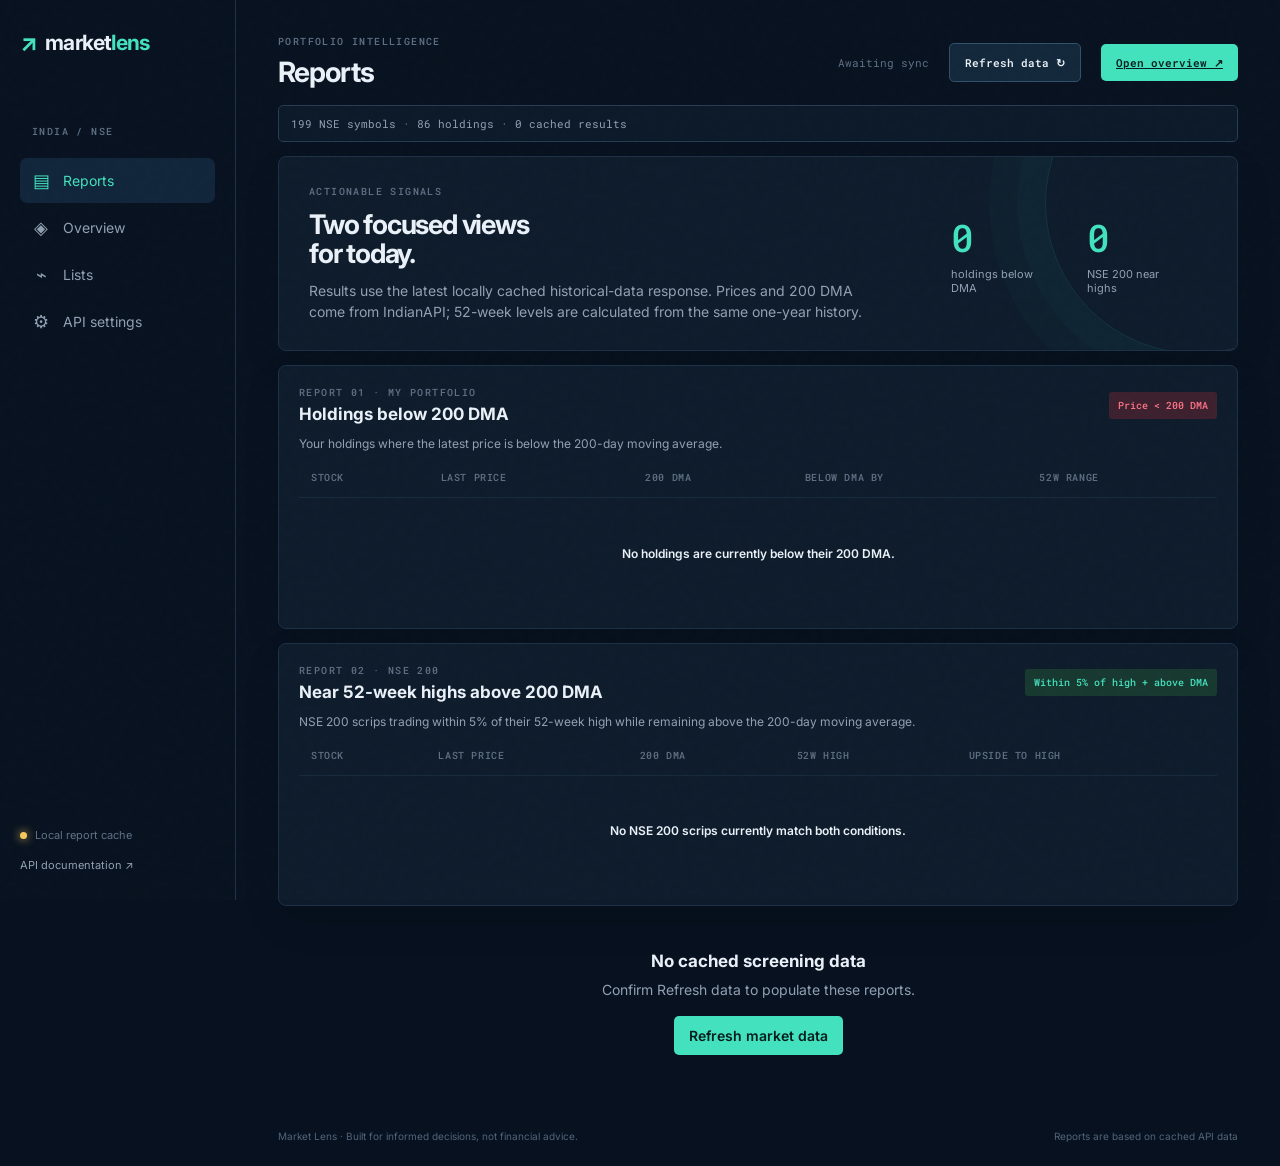
<file: index.html>
<!doctype html>
<html lang="en">
  <head>
    <meta charset="UTF-8" />
    <meta name="viewport" content="width=device-width, initial-scale=1" />
    <meta name="theme-color" content="#07111f" />
    <meta name="mobile-web-app-capable" content="yes" />
    <meta name="apple-mobile-web-app-capable" content="yes" />
    <meta name="apple-mobile-web-app-status-bar-style" content="black-translucent" />
    <title>Market Lens | Indian Stock Screener</title>
    <link rel="preconnect" href="https://fonts.googleapis.com" />
    <link rel="preconnect" href="https://fonts.gstatic.com" crossorigin />
    <link href="https://fonts.googleapis.com/css2?family=Inter:wght@400;500;600;700&family=Roboto+Mono:wght@400;500;600&display=swap" rel="stylesheet" />
    <link rel="stylesheet" href="./styles.css" />
  </head>
  <body>
    <script>if (!new URLSearchParams(location.search).has("overview")) location.replace("./reports.html");</script>
    <div class="app-shell">
      <aside class="sidebar">
        <div class="brand"><span class="brand-mark">↗</span><span>market<span class="brand-accent">lens</span></span></div>
        <p class="eyebrow">INDIA / NSE</p>
        <nav>
          <a class="nav-link active" href="#overview"><span>◈</span> Overview</a>
          <a class="nav-link" href="./lists.html"><span>⌁</span> Lists</a>
          <a class="nav-link" href="./reports.html"><span>▤</span> Reports</a>
          <a class="nav-link" href="#settings"><span>⚙</span> API settings</a>
        </nav>
        <div class="sidebar-bottom">
          <div class="api-status"><span class="status-dot"></span><span id="connectionLabel">Ready to connect</span></div>
          <a href="https://indianapi.in/documentation/indian-stock-market" target="_blank" rel="noreferrer">API documentation ↗</a>
        </div>
      </aside>

      <main class="main">
        <header class="topbar">
          <div><p class="eyebrow">PORTFOLIO INTELLIGENCE</p><h1>Market overview</h1></div>
          <div class="topbar-actions"><span id="lastUpdated">Not yet synced</span><button class="button primary" id="syncButton">Sync market <span>↗</span></button></div>
        </header>

        <section class="hero-grid" id="overview">
          <div class="hero-card">
            <div class="hero-copy"><p class="eyebrow accent">TODAY'S SIGNAL</p><h2>Find weakness<br />before the crowd.</h2><p>Screen your NSE universe and personal holdings against the 200-day moving average and 52-week extremes.</p><button class="text-button" id="heroImport">Import a universe <span>→</span></button></div>
            <div class="hero-orbit"><div class="orbit-ring ring-one"></div><div class="orbit-ring ring-two"></div><div class="orbit-core">200<br /><small>DMA</small></div><span class="orbit-dot dot-one"></span><span class="orbit-dot dot-two"></span></div>
          </div>
          <div class="metric-card"><div class="metric-label">BELOW 200 DMA</div><div class="metric-value" id="belowDmaCount">—</div><div class="metric-foot"><span class="negative" id="belowDmaPercent">Waiting for data</span><span>of screened</span></div></div>
          <div class="metric-card"><div class="metric-label">52W LOW ZONE</div><div class="metric-value" id="lowCount">—</div><div class="metric-foot"><span class="warning" id="lowPercent">Within 5%</span><span>of low</span></div></div>
          <div class="metric-card"><div class="metric-label">52W HIGH ZONE</div><div class="metric-value" id="highCount">—</div><div class="metric-foot"><span class="positive" id="highPercent">Within 5%</span><span>of high</span></div></div>
        </section>

        <section class="workspace">
          <div class="panel screener-panel">
            <div class="panel-heading"><div><p class="eyebrow">SCREENER</p><h3>Signal board</h3></div><div class="segmented" id="filterTabs"><button class="selected" data-filter="all">All</button><button data-filter="dma">Below DMA</button><button data-filter="low">52W low</button><button data-filter="high">52W high</button></div></div>
            <div class="table-wrap"><table><thead><tr><th>STOCK</th><th>LAST PRICE</th><th>200 DMA</th><th>VS DMA</th><th>52W RANGE</th><th>SIGNAL</th></tr></thead><tbody id="stockTable"><tr><td colspan="6" class="empty-state"><div class="empty-icon">◌</div><strong>No market data yet</strong><span>Import symbols, add your API key, then sync.</span></td></tr></tbody></table></div>
            <div class="table-footer"><span id="tableSummary">0 stocks loaded</span><button class="text-button" id="loadMore" hidden>Load more <span>→</span></button></div>
          </div>

          <aside class="panel activity-panel">
            <div class="panel-heading"><div><p class="eyebrow">UNIVERSE</p><h3>Your lists</h3></div><button class="icon-button" id="addList">+</button></div>
            <a class="list-card active-list list-link" href="./lists.html?list=nse"><div class="list-icon green">N</div><div><strong>NSE 200</strong><small id="nseCount">0 symbols</small></div><span class="list-check">↗</span></a>
            <a class="list-card list-link" href="./lists.html?list=portfolio"><div class="list-icon purple">P</div><div><strong>My portfolio</strong><small id="portfolioCount">0 symbols</small></div><span class="list-check">↗</span></a>
            <div class="import-box"><div class="upload-icon">▦</div><strong>Local lists</strong><span>Nifty200.csv and Holdings.csv</span><a class="button secondary" href="./lists.html">Open lists</a></div>
            <div class="portfolio-note"><span>i</span><p>Data is read locally in your browser. Your API key and files never leave this device.</p></div>
          </aside>
        </section>

        <section class="panel symbols-panel" id="watchlist">
          <div class="panel-heading"><div><p class="eyebrow">INPUTS</p><h3>Symbol universe</h3></div><span class="muted">Read from Nifty200.csv</span></div>
          <div class="input-row"><textarea id="symbolInput" placeholder="Loading Nifty200.csv…" readonly></textarea><div class="input-actions"><a class="button secondary" href="./lists.html?list=nse">Open NSE 200 list</a></div></div>
        </section>

        <section class="panel settings-panel" id="settings">
          <div class="panel-heading"><div><p class="eyebrow">CONNECTION</p><h3>API settings</h3></div><a class="muted" href="https://indianapi.in/documentation/indian-stock-market" target="_blank" rel="noreferrer">How to get a key ↗</a></div>
          <div class="settings-grid"><label>Optional direct API key<input type="password" id="apiKey" placeholder="Leave blank when using Netlify proxy" autocomplete="off" /></label><label>API base URL / Netlify proxy URL<input type="url" id="apiBase" value="https://stock.indianapi.in" /></label></div>
          <p class="settings-help">Recommended: set API base URL to your Netlify site URL. The Netlify Function keeps INDIAN_API_KEY server-side. Direct API-key mode is only a fallback. Each unique symbol is requested once and cached for one day.</p>
        </section>
        <footer><span>Market Lens · Built for informed decisions, not financial advice.</span><span>Source: Indian Stock Exchange API</span></footer>
      </main>
    </div>
    <div class="toast" id="toast"></div>
    <script src="./ui.js"></script>
    <script src="./app.js"></script>
  </body>
</html>
</file>
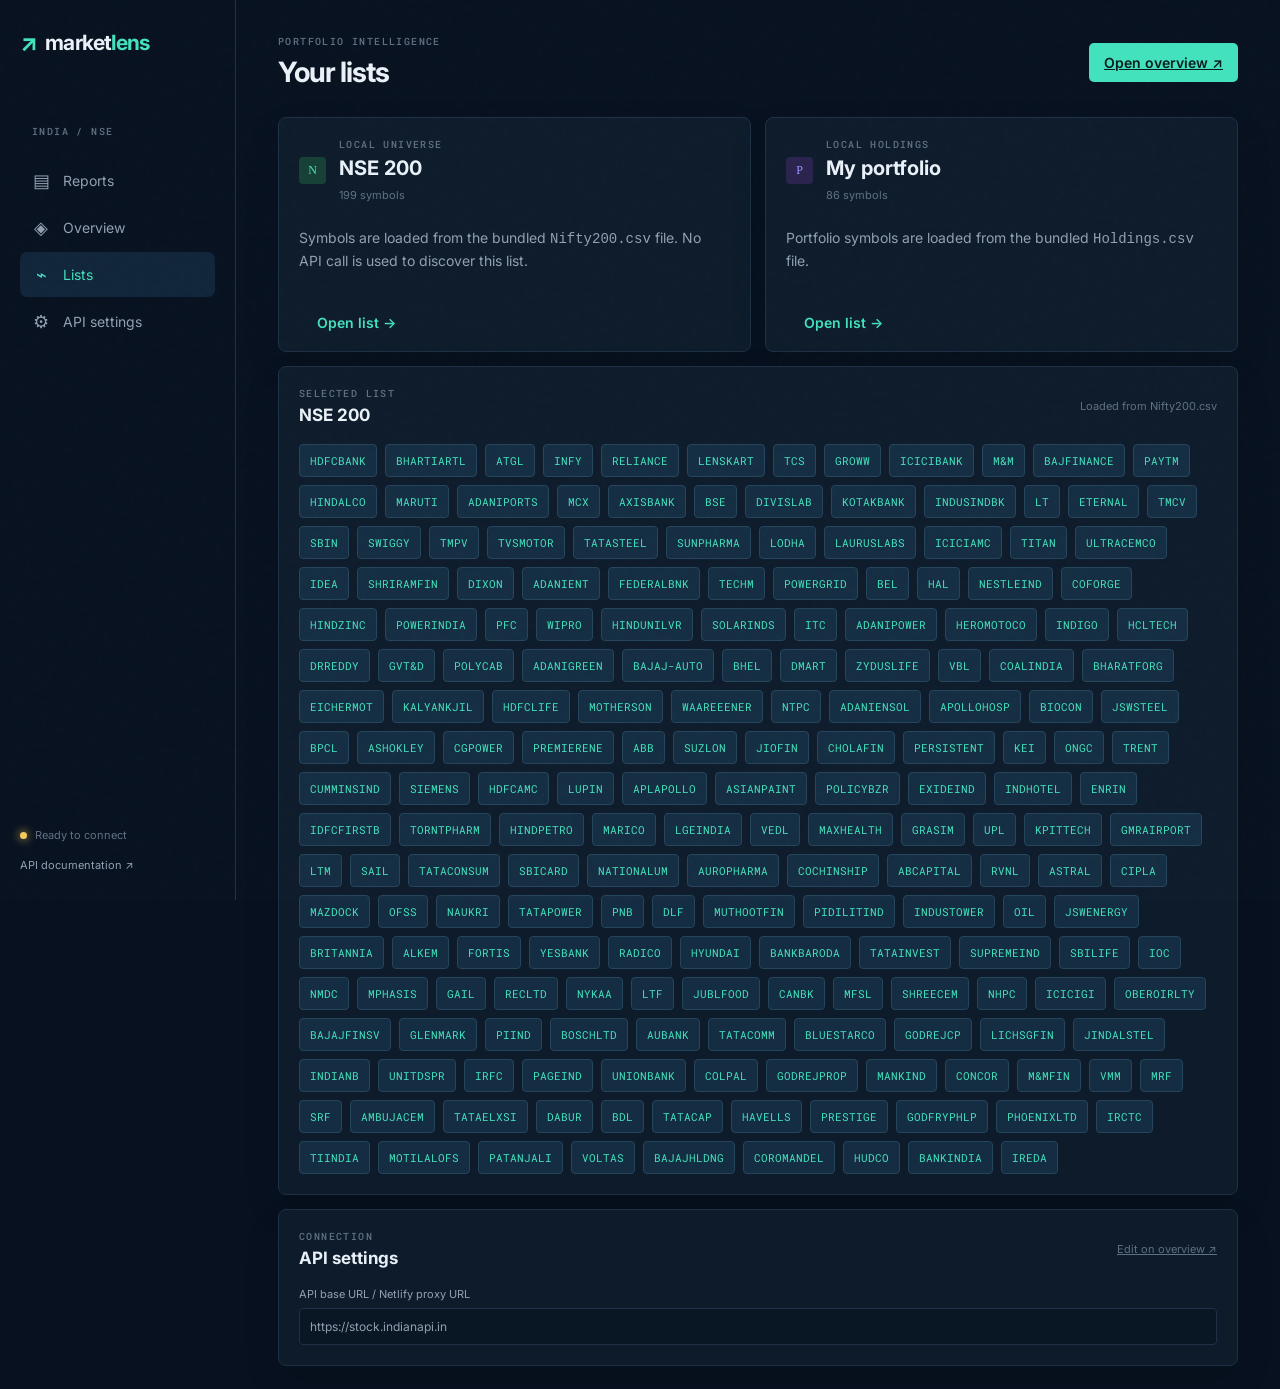
<file: lists.html>
<!doctype html>
<html lang="en">
  <head>
    <meta charset="UTF-8" />
    <meta name="viewport" content="width=device-width, initial-scale=1" />
    <meta name="theme-color" content="#07111f" />
    <title>Lists | Market Lens</title>
    <link rel="preconnect" href="https://fonts.googleapis.com" />
    <link rel="preconnect" href="https://fonts.gstatic.com" crossorigin />
    <link href="https://fonts.googleapis.com/css2?family=Inter:wght@400;500;600;700&family=Roboto+Mono:wght@400;500;600&display=swap" rel="stylesheet" />
    <link rel="stylesheet" href="./styles.css" />
  </head>
  <body>
    <div class="app-shell">
      <aside class="sidebar"><div class="brand"><span class="brand-mark">↗</span><span>market<span class="brand-accent">lens</span></span></div><p class="eyebrow">INDIA / NSE</p><nav><a class="nav-link" href="./reports.html"><span>▤</span> Reports</a><a class="nav-link" href="./index.html?overview=1"><span>◈</span> Overview</a><a class="nav-link active" href="./lists.html"><span>⌁</span> Lists</a><a class="nav-link" href="./index.html?overview=1#settings"><span>⚙</span> API settings</a></nav><div class="sidebar-bottom"><div class="api-status"><span class="status-dot"></span><span id="connectionLabel">Ready to connect</span></div><a href="https://indianapi.in/documentation/indian-stock-market" target="_blank" rel="noreferrer">API documentation ↗</a></div></aside>
      <main class="main">
        <header class="topbar"><div><p class="eyebrow">PORTFOLIO INTELLIGENCE</p><h1>Your lists</h1></div><a class="button primary" href="./index.html?overview=1">Open overview ↗</a></header>
        <section class="lists-grid">
          <article class="panel list-page-card"><div class="list-page-title"><div class="list-icon green">N</div><div><p class="eyebrow">LOCAL UNIVERSE</p><h3>NSE 200</h3><span id="nseCount">0 symbols</span></div></div><p>Symbols are loaded from the bundled <code>Nifty200.csv</code> file. No API call is used to discover this list.</p><button class="text-button open-list" data-list="nse">Open list →</button></article>
          <article class="panel list-page-card"><div class="list-page-title"><div class="list-icon purple">P</div><div><p class="eyebrow">LOCAL HOLDINGS</p><h3>My portfolio</h3><span id="portfolioCount">0 symbols</span></div></div><p>Portfolio symbols are loaded from the bundled <code>Holdings.csv</code> file.</p><button class="text-button open-list" data-list="portfolio">Open list →</button></article>
        </section>
        <section class="panel list-contents"><div class="panel-heading"><div><p class="eyebrow">SELECTED LIST</p><h3 id="listTitle">NSE 200</h3></div><span class="muted" id="listHint">Symbols loaded from API</span></div><div class="symbol-chips" id="symbolChips"></div></section>
        <section class="panel settings-panel"><div class="panel-heading"><div><p class="eyebrow">CONNECTION</p><h3>API settings</h3></div><a class="muted" href="./index.html?overview=1#settings">Edit on overview ↗</a></div><div class="settings-grid"><label>API base URL / Netlify proxy URL<input type="url" id="apiBase" value="https://stock.indianapi.in" /></label></div></section>
      </main>
    </div>
    <div class="toast" id="toast"></div>
    <script src="./ui.js"></script>
    <script src="./lists.js"></script>
  </body>
</html>
</file>
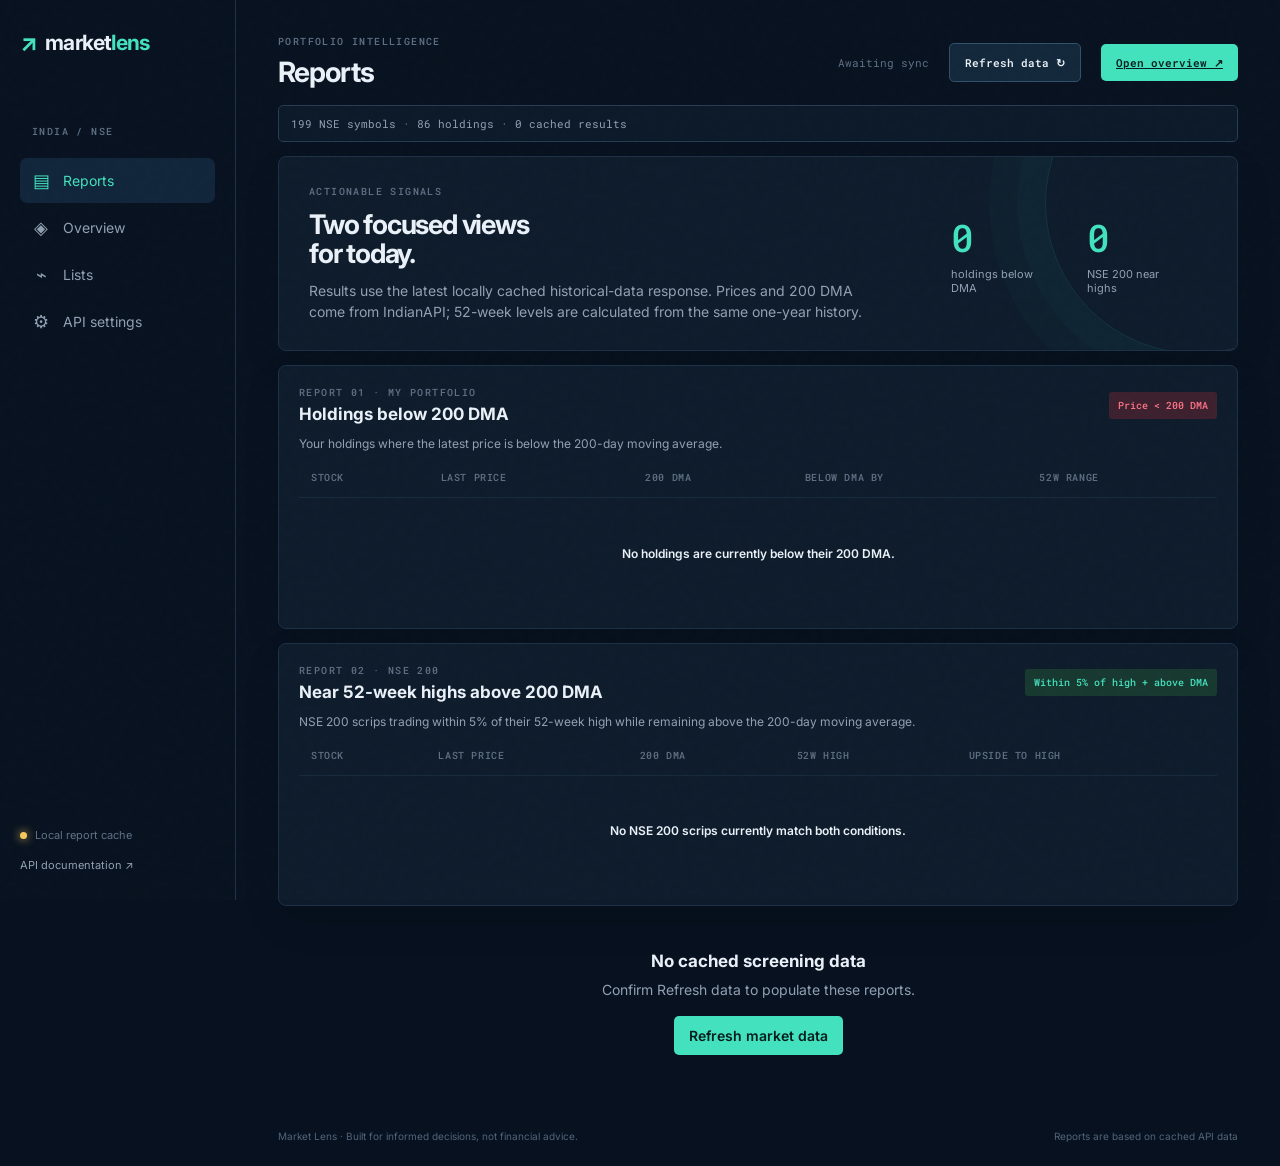
<file: reports.html>
<!doctype html>
<html lang="en">
  <head>
    <meta charset="UTF-8" />
    <meta name="viewport" content="width=device-width, initial-scale=1" />
    <meta name="theme-color" content="#07111f" />
    <title>Reports | Market Lens</title>
    <link rel="preconnect" href="https://fonts.googleapis.com" />
    <link rel="preconnect" href="https://fonts.gstatic.com" crossorigin />
    <link href="https://fonts.googleapis.com/css2?family=Inter:wght@400;500;600;700&family=Roboto+Mono:wght@400;500;600&display=swap" rel="stylesheet" />
    <link rel="stylesheet" href="./styles.css" />
  </head>
  <body>
    <div class="app-shell">
      <aside class="sidebar"><div class="brand"><span class="brand-mark">↗</span><span>market<span class="brand-accent">lens</span></span></div><p class="eyebrow">INDIA / NSE</p><nav><a class="nav-link active" href="./reports.html"><span>▤</span> Reports</a><a class="nav-link" href="./index.html?overview=1"><span>◈</span> Overview</a><a class="nav-link" href="./lists.html"><span>⌁</span> Lists</a><a class="nav-link" href="./index.html?overview=1#settings"><span>⚙</span> API settings</a></nav><div class="sidebar-bottom"><div class="api-status"><span class="status-dot"></span><span>Local report cache</span></div><a href="https://indianapi.in/documentation/indian-stock-market" target="_blank" rel="noreferrer">API documentation ↗</a></div></aside>
      <main class="main">
        <header class="topbar"><div><p class="eyebrow">PORTFOLIO INTELLIGENCE</p><h1>Reports</h1></div><div class="topbar-actions"><span id="reportTime">Awaiting sync</span><button class="button secondary" id="refreshReports">Refresh data ↻</button><a class="button primary" href="./index.html?overview=1">Open overview ↗</a></div></header>
        <div class="deployment-status" id="deploymentStatus">Loading local lists…</div>
        <section class="report-intro panel"><div><p class="eyebrow accent">ACTIONABLE SIGNALS</p><h2>Two focused views<br />for today.</h2><p>Results use the latest locally cached historical-data response. Prices and 200 DMA come from IndianAPI; 52-week levels are calculated from the same one-year history.</p></div><div class="report-summary"><div><strong id="holdingsCount">—</strong><span>holdings below DMA</span></div><div><strong id="nseCount">—</strong><span>NSE 200 near highs</span></div></div></section>
        <section class="report-section panel"><div class="panel-heading"><div><p class="eyebrow">REPORT 01 · MY PORTFOLIO</p><h3>Holdings below 200 DMA</h3></div><span class="report-rule danger-rule">Price &lt; 200 DMA</span></div><p class="section-description">Your holdings where the latest price is below the 200-day moving average.</p><div class="table-wrap"><table><thead><tr><th>STOCK</th><th>LAST PRICE</th><th>200 DMA</th><th>BELOW DMA BY</th><th>52W RANGE</th></tr></thead><tbody id="holdingsTable"></tbody></table></div></section>
        <section class="report-section panel"><div class="panel-heading"><div><p class="eyebrow">REPORT 02 · NSE 200</p><h3>Near 52-week highs above 200 DMA</h3></div><span class="report-rule good-rule">Within 5% of high + above DMA</span></div><p class="section-description">NSE 200 scrips trading within 5% of their 52-week high while remaining above the 200-day moving average.</p><div class="table-wrap"><table><thead><tr><th>STOCK</th><th>LAST PRICE</th><th>200 DMA</th><th>52W HIGH</th><th>UPSIDE TO HIGH</th></tr></thead><tbody id="nseTable"></tbody></table></div></section>
        <div class="report-empty" id="reportEmpty" hidden><strong>No cached screening data</strong><span>Confirm Refresh data to populate these reports.</span><button class="button primary" id="emptyRefresh">Refresh market data</button></div>
        <footer><span>Market Lens · Built for informed decisions, not financial advice.</span><span>Reports are based on cached API data</span></footer>
      </main>
    </div>
    <script src="./ui.js"></script>
    <script src="./reports.js"></script>
  </body>
</html>
</file>
<file: styles.css>
:root{--ink:#e9f0f7;--muted:#91a0b2;--subtle:#607084;--bg:#07111f;--panel:#0d1b2b;--panel2:#102237;--line:#1d3045;--teal:#43e1bd;--yellow:#f4c95d;--red:#ff7285;--purple:#9c91ff}*{box-sizing:border-box}html{scroll-behavior:smooth}body{margin:0;background:var(--bg);color:var(--ink);font:14px "DM Sans",sans-serif}button,input,textarea,select{font:inherit;color:inherit}button{cursor:pointer;border:0}.app-shell{display:flex;min-height:100vh}.sidebar{width:236px;border-right:1px solid var(--line);padding:28px 20px;display:flex;flex-direction:column;flex-shrink:0}.brand{font-size:21px;font-weight:700;letter-spacing:-.8px;display:flex;gap:8px;align-items:center}.brand-mark{color:var(--teal);font-size:24px}.brand-accent,.accent{color:var(--teal)}.eyebrow{margin:0;color:var(--subtle);font:500 10px "DM Mono",monospace;letter-spacing:1.4px}.sidebar .eyebrow{margin:68px 12px 18px}.nav-link{display:flex;gap:13px;align-items:center;padding:12px;border-radius:7px;color:var(--muted);text-decoration:none;margin:2px 0}.nav-link span{font-size:18px;width:18px;text-align:center}.nav-link.active,.nav-link:hover{background:#11253a;color:var(--teal)}.sidebar-bottom{margin-top:auto;display:grid;gap:16px;font-size:11px;color:var(--subtle)}.sidebar-bottom a{color:var(--muted);text-decoration:none}.api-status{display:flex;gap:8px;align-items:center}.status-dot{width:7px;height:7px;border-radius:50%;background:var(--yellow);box-shadow:0 0 10px var(--yellow)}.main{padding:35px 42px 24px;max-width:1500px;width:100%;margin:auto}.topbar,.panel-heading,.topbar-actions,.metric-foot,.input-row,.settings-grid,footer{display:flex;align-items:center}.topbar{justify-content:space-between;margin-bottom:28px}.topbar h1{font-size:28px;margin:7px 0 0;letter-spacing:-1px}.topbar-actions{gap:20px;color:var(--subtle);font:11px "DM Mono",monospace}.button{border-radius:5px;padding:11px 15px;font-weight:600}.button.primary{background:var(--teal);color:#061d1d}.button.secondary{border:1px solid #31506a;background:#12273a;color:var(--ink)}.button.ghost{background:transparent;color:var(--muted)}.hero-grid{display:grid;grid-template-columns:2.1fr repeat(3,1fr);gap:12px;margin-bottom:14px}.hero-card,.metric-card,.panel{border:1px solid var(--line);background:var(--panel);border-radius:8px}.hero-card{min-height:215px;padding:27px 30px;display:flex;overflow:hidden;position:relative}.hero-copy{max-width:290px;z-index:1}.hero-copy h2{font-size:27px;line-height:1.08;margin:13px 0 12px;letter-spacing:-1.3px}.hero-copy p:not(.eyebrow){color:var(--muted);line-height:1.55;margin:0}.text-button{background:none;color:var(--teal);font-weight:600;padding:0;margin-top:18px}.hero-orbit{position:absolute;right:18px;top:17px;width:210px;height:180px}.orbit-ring{position:absolute;border:1px solid #22415a;border-radius:50%;transform:rotate(-25deg)}.ring-one{width:190px;height:110px;top:25px;left:10px}.ring-two{width:155px;height:155px;top:10px;left:35px;transform:rotate(35deg)}.orbit-core{position:absolute;top:55px;left:75px;width:65px;height:65px;border-radius:50%;background:#153247;color:var(--teal);text-align:center;padding-top:14px;font:500 16px "DM Mono";box-shadow:0 0 35px #164b57}.orbit-core small{font-size:8px;color:var(--muted)}.orbit-dot{position:absolute;width:8px;height:8px;border-radius:50%;background:var(--yellow);box-shadow:0 0 12px var(--yellow)}.dot-one{top:18px;left:105px}.dot-two{bottom:27px;right:17px;background:var(--red);box-shadow:0 0 12px var(--red)}.metric-card{min-height:215px;padding:24px;display:flex;flex-direction:column}.metric-label{color:var(--muted);font:500 10px "DM Mono";letter-spacing:1px}.metric-value{font:500 44px "DM Mono";margin-top:auto;color:var(--ink)}.metric-foot{justify-content:space-between;color:var(--subtle);font-size:11px}.negative{color:var(--red)}.warning{color:var(--yellow)}.positive{color:var(--teal)}.workspace{display:grid;grid-template-columns:minmax(0,1fr) 295px;gap:14px}.panel{padding:20px}.panel-heading{justify-content:space-between;margin-bottom:19px}.panel-heading h3{margin:5px 0 0;font-size:17px}.segmented{display:flex;border:1px solid var(--line);border-radius:5px;overflow:hidden}.segmented button{background:transparent;color:var(--muted);font-size:11px;padding:8px 11px}.segmented button.selected{background:#19334a;color:var(--teal)}.table-wrap{overflow:auto}table{width:100%;border-collapse:collapse;min-width:660px}th{text-align:left;color:var(--subtle);font:500 10px "DM Mono";letter-spacing:.6px;padding:0 12px 13px}td{border-top:1px solid #172a3c;padding:14px 12px;color:var(--muted)}td:first-child{color:var(--ink);font-weight:600}.stock-name{display:flex;gap:10px;align-items:center}.stock-avatar{width:27px;height:27px;border-radius:50%;display:grid;place-items:center;background:#19354a;color:var(--teal);font:10px "DM Mono"}.mono{font-family:"DM Mono";font-size:12px}.signal{padding:5px 8px;border-radius:3px;font-size:10px;font-weight:600}.signal.danger{background:#3c202e;color:var(--red)}.signal.warning{background:#3b3220}.signal.good{background:#17382f;color:var(--teal)}.empty-state{text-align:center;height:230px}.empty-state>*{display:block;margin:7px auto}.empty-state strong{color:var(--ink)}.empty-state span{font-size:12px}.empty-icon{font-size:34px;color:var(--teal)}.table-footer{display:flex;justify-content:space-between;color:var(--subtle);font-size:11px;margin-top:14px}.activity-panel{padding:20px 16px}.icon-button{background:#162c40;color:var(--teal);border-radius:4px;font-size:20px;width:27px;height:27px}.list-card{display:flex;gap:10px;align-items:center;padding:11px 9px;border:1px solid transparent;border-radius:6px;margin-bottom:7px}.list-card.active-list{background:#122a3d;border-color:#23445a}.list-card strong,.list-card small{display:block}.list-card small{color:var(--subtle);font-size:11px;margin-top:3px}.list-icon{width:27px;height:27px;border-radius:4px;display:grid;place-items:center;font:500 12px "DM Mono"}.list-icon.green{background:#164035;color:var(--teal)}.list-icon.purple{background:#29234e;color:var(--purple)}.list-check{margin-left:auto;color:var(--teal)}.import-box{border:1px dashed #2a4961;border-radius:6px;text-align:center;padding:20px 10px;margin-top:19px}.list-link{text-decoration:none;color:inherit}.lists-grid{display:grid;grid-template-columns:1fr 1fr;gap:14px}.list-page-card{min-height:230px}.list-page-title{display:flex;gap:13px;align-items:center}.list-page-title h3{margin:5px 0;font-size:20px}.list-page-title span:not(.eyebrow){color:var(--subtle);font-size:11px}.list-page-card>p{color:var(--muted);line-height:1.5;max-width:420px;margin:25px 0}.file-button{display:inline-block;cursor:pointer}.list-page-card .text-button{margin-left:18px}.list-contents{margin-top:14px;min-height:180px}.symbol-chips{display:flex;gap:8px;flex-wrap:wrap}.symbol-chips span{background:#142d42;border:1px solid #24455c;border-radius:4px;color:var(--teal);font:11px "DM Mono";padding:8px 10px}.upload-icon{font-size:24px;color:var(--teal)}.import-box strong,.import-box span{display:block}.import-box span{color:var(--subtle);font-size:11px;margin:5px 0 10px}.import-box select{display:block;width:100%;background:#091624;border:1px solid var(--line);border-radius:4px;padding:8px;color:var(--muted);font-size:11px;margin-bottom:9px}.import-box .button{padding:8px 12px;font-size:11px}.portfolio-note{display:flex;gap:8px;color:var(--subtle);font-size:10px;line-height:1.45;margin-top:18px}.portfolio-note span{border:1px solid var(--subtle);border-radius:50%;width:15px;height:15px;text-align:center;flex-shrink:0}.portfolio-note p{margin:0}.symbols-panel,.settings-panel{margin-top:14px}.muted{color:var(--subtle);font-size:11px}.input-row{align-items:flex-end;gap:12px}.input-row textarea{background:#091624;border:1px solid var(--line);border-radius:5px;resize:vertical;min-height:78px;width:100%;padding:12px;outline:none;font:12px "DM Mono";line-height:1.7}.input-row textarea:focus,input:focus,select:focus{border-color:var(--teal)}.input-actions{display:flex;gap:8px}.settings-grid{gap:14px;align-items:stretch}.settings-grid label{display:grid;gap:7px;color:var(--muted);font-size:11px;flex:1}.settings-grid input,.settings-grid select{background:#091624;border:1px solid var(--line);border-radius:4px;padding:10px;outline:none;font-size:12px}.settings-help{font-size:11px;color:var(--subtle);margin:14px 0 0}footer{justify-content:space-between;color:#53657a;font-size:10px;margin-top:30px}.toast{position:fixed;bottom:25px;right:25px;background:#18344b;border:1px solid #2e6072;padding:12px 16px;border-radius:5px;color:var(--ink);opacity:0;transform:translateY(12px);transition:.2s;pointer-events:none}.toast.show{opacity:1;transform:none}@media(max-width:1050px){.hero-grid{grid-template-columns:2fr 1fr 1fr}.hero-grid .metric-card:last-child{display:none}}@media(max-width:780px){.sidebar{width:58px;padding:20px 8px}.brand{font-size:0;justify-content:center}.sidebar .eyebrow,.nav-link:not(.active)::after,.nav-link{font-size:0}.nav-link span{font-size:18px}.sidebar-bottom{display:none}.main{padding:25px 15px}.topbar-actions span{display:none}.hero-grid{grid-template-columns:1fr 1fr}.hero-card{grid-column:1/-1}.workspace{grid-template-columns:1fr}.settings-grid{display:grid;grid-template-columns:1fr}.input-row{display:block}.input-actions{margin-top:9px}footer{display:block;line-height:2}.hero-orbit{opacity:.5}}

body{font-family:"Inter",Arial,sans-serif}.eyebrow,.topbar-actions,.metric-label,.metric-value,.orbit-core,th,.stock-avatar,.mono,.report-summary strong,.report-rule,.symbol-chips span{font-family:"Roboto Mono","Courier New",monospace!important}

/* Keep the familiar UI face and a highly legible tabular face after component shorthand rules. */
body{font-family:"Inter",Arial,sans-serif}.eyebrow,.topbar-actions,.metric-label,.metric-value,.orbit-core,th,.stock-avatar,.mono,.report-summary strong,.report-rule,.symbol-chips span{font-family:"Roboto Mono","Courier New",monospace!important}

body::after{content:"";position:fixed;inset:0;pointer-events:none;z-index:20;opacity:.035;background-image:url("data:image/svg+xml,%3Csvg viewBox='0 0 160 160' xmlns='http://www.w3.org/2000/svg'%3E%3Cfilter id='n'%3E%3CfeTurbulence type='fractalNoise' baseFrequency='.8' numOctaves='3' stitchTiles='stitch'/%3E%3C/filter%3E%3Crect width='100%25' height='100%25' filter='url(%23n)' opacity='.32'/%3E%3C/svg%3E");mix-blend-mode:screen}.site-preloader{position:fixed;inset:0;background:var(--bg);display:grid;place-content:center;gap:14px;z-index:100;color:var(--teal);transition:opacity .55s ease,visibility .55s ease}.ui-ready .site-preloader{opacity:0;visibility:hidden}.preloader-mark{font-size:36px;text-align:center;text-shadow:0 0 28px var(--teal);animation:preloaderPulse 1s ease-in-out infinite alternate}.preloader-line{width:120px;height:2px;background:#183047;overflow:hidden}.preloader-line span{display:block;width:45%;height:100%;background:var(--teal);animation:preloaderLoad 1s ease-in-out infinite}.motion-card{opacity:0;transform:translateY(16px);transition:opacity .55s ease var(--motion-delay),transform .55s cubic-bezier(.2,.75,.25,1) var(--motion-delay),border-color .2s ease,box-shadow .2s ease}.motion-card.motion-visible{opacity:1;transform:none}.panel,.hero-card,.metric-card{backdrop-filter:blur(12px);box-shadow:0 16px 40px rgba(0,0,0,.08)}.panel:hover,.metric-card:hover{border-color:#2d5268;box-shadow:0 18px 46px rgba(0,0,0,.18)}.button,.nav-link,.list-card,.text-button{transition:transform .2s ease,background-color .2s ease,color .2s ease,box-shadow .2s ease}.button:hover{transform:translateY(-2px);box-shadow:0 8px 20px rgba(67,225,189,.12)}.text-button:hover{transform:translateX(4px)}.sidebar{position:sticky;top:0;height:100vh;transition:transform .35s ease}.is-scrolling-down .sidebar{transform:translateX(-5px)}.hero-card{background:radial-gradient(circle at 85% 35%,rgba(42,104,125,.2),transparent 35%),var(--panel)}.status-dot{animation:statusPulse 2.2s ease-in-out infinite}.report-intro{overflow:hidden;position:relative}.report-intro::after{content:"";position:absolute;width:300px;height:300px;border:1px solid rgba(67,225,189,.12);border-radius:50%;right:-110px;top:-105px;box-shadow:0 0 0 28px rgba(67,225,189,.025),0 0 0 56px rgba(67,225,189,.018);pointer-events:none}@keyframes preloaderPulse{to{transform:scale(1.08);opacity:.65}}@keyframes preloaderLoad{0%{transform:translateX(-110%)}100%{transform:translateX(260%)}}@keyframes statusPulse{0%,100%{box-shadow:0 0 0 0 rgba(67,225,189,.35)}50%{box-shadow:0 0 0 5px rgba(67,225,189,0)}}@media(prefers-reduced-motion:reduce){*,*::before,*::after{scroll-behavior:auto!important;animation-duration:.01ms!important;animation-iteration-count:1!important;transition-duration:.01ms!important}.motion-card{opacity:1;transform:none}.site-preloader{display:none}}@media(hover:none){.panel:hover,.metric-card:hover,.button:hover{transform:none;box-shadow:none}}@media(max-width:780px){.sidebar{position:fixed;z-index:30;height:calc(58px + env(safe-area-inset-bottom));width:100%;bottom:0;top:auto;left:0;right:0;border-right:0;border-top:1px solid var(--line);padding:7px 10px env(safe-area-inset-bottom);flex-direction:row;align-items:center}.sidebar .brand,.sidebar>.eyebrow,.sidebar-bottom{display:none}.sidebar nav{display:flex;width:100%;justify-content:space-around}.nav-link{margin:0;padding:8px 12px}.main{padding-bottom:80px}}

@media(max-width:780px){
  body{overflow-x:hidden}
  .main{width:100%;padding:20px 12px 82px}
  .topbar{align-items:flex-start;gap:12px;margin-bottom:20px}
  .topbar h1{font-size:23px}
  .topbar-actions{gap:0}
  .topbar-actions .button{padding:9px 10px;font-size:11px;white-space:nowrap}
  .hero-card{min-height:250px;padding:22px 20px}
  .hero-copy{max-width:100%}
  .hero-copy h2{font-size:25px}
  .hero-orbit{right:-35px;top:78px;opacity:.32;transform:scale(.8)}
  .hero-grid{grid-template-columns:1fr 1fr;gap:8px}
  .metric-card{min-height:145px;padding:16px}
  .metric-value{font-size:32px}
  .metric-foot{display:block;line-height:1.6}
  .workspace{gap:10px}
  .panel{padding:15px}
  .panel-heading{align-items:flex-start;gap:12px;flex-wrap:wrap;margin-bottom:15px}
  .panel-heading h3{font-size:16px}
  .segmented{width:100%;overflow-x:auto}
  .segmented button{flex:1;white-space:nowrap;padding:9px 8px}
  .table-wrap{margin:0 -15px;padding:0 15px}
  table{min-width:650px}
  th{font-size:9px}
  td{padding:12px 9px}
  .activity-panel{padding:15px}
  .lists-grid{grid-template-columns:1fr;gap:10px}
  .list-page-card{min-height:0}
  .list-page-card>p{margin:18px 0}
  .report-intro{display:block;padding:20px}
  .report-intro h2{font-size:25px}
  .report-summary{gap:28px;margin-top:24px;padding:0}
  .report-summary strong{font-size:30px}
  .report-section .panel-heading{display:block}
  .report-rule{display:inline-block;margin-top:12px}
  .settings-grid{gap:10px}
  .settings-grid label{min-width:0}
  .input-row{display:block}
  .input-actions{display:flex;flex-wrap:wrap;margin-top:10px}
  .input-actions .button,.input-actions a{flex:1;text-align:center;white-space:nowrap}
  footer{font-size:9px}
  .nav-link{min-width:64px;min-height:42px;justify-content:center;flex-direction:column;gap:1px;padding:5px 7px;color:var(--muted)}
  .nav-link span{font-size:17px;line-height:18px}
  .nav-link{font-size:9px}
}

@media(max-width:420px){
  .hero-grid{grid-template-columns:1fr}
  .hero-card{grid-column:auto}
  .metric-card{min-height:120px}
  .metric-value{font-size:29px;margin-top:14px}
  .metric-foot{display:flex}
  .topbar{display:block}
  .topbar-actions{margin-top:12px}
  .topbar-actions .button{width:100%;text-align:center}
  .report-summary{justify-content:space-between;gap:12px}
  .nav-link{min-width:58px}
}

.topbar-actions{flex-wrap:wrap}.topbar-actions .button{white-space:nowrap}
.deployment-status{border:1px solid #263b50;border-radius:5px;background:#0b1928;color:var(--muted);font:11px "Roboto Mono",monospace;padding:10px 12px;margin:-12px 0 14px}.deployment-status.has-data{border-color:#245846;color:var(--teal)}.deployment-status.error{border-color:#663342;color:var(--red)}
.report-intro{display:flex;justify-content:space-between;align-items:center;margin-bottom:14px;padding:28px 30px}.report-intro h2{font-size:27px;line-height:1.08;letter-spacing:-1.2px;margin:12px 0}.report-intro p:not(.eyebrow){color:var(--muted);line-height:1.5;max-width:560px;margin:0}.report-summary{display:flex;gap:36px;padding-right:20px}.report-summary div{display:grid;gap:5px}.report-summary strong{font:500 38px "DM Mono";color:var(--teal)}.report-summary span{color:var(--muted);font-size:11px;max-width:100px}.report-section{margin-top:14px}.section-description{color:var(--muted);font-size:12px;margin:-7px 0 20px}.report-rule{font:500 10px "DM Mono";padding:7px 9px;border-radius:3px}.danger-rule{background:#3c202e;color:var(--red)}.good-rule{background:#17382f;color:var(--teal)}.report-empty-row{text-align:center;height:110px;color:var(--subtle);font-size:12px}.report-empty{display:grid;justify-items:center;gap:10px;padding:45px;color:var(--muted);text-align:center}.report-empty strong{color:var(--ink);font-size:17px}.report-empty .button{margin-top:8px}.import-box strong,.import-box span{display:block}.import-box span{color:var(--subtle);font-size:11px;margin:5px 0 10px}.import-box select{display:block;width:100%;background:#091624;border:1px solid var(--line);border-radius:4px;padding:8px;color:var(--muted);font-size:11px;margin-bottom:9px}.import-box .button{padding:8px 12px;font-size:11px}.portfolio-note{display:flex;gap:8px;color:var(--subtle);font-size:10px;line-height:1.45;margin-top:18px}.portfolio-note span{border:1px solid var(--subtle);border-radius:50%;width:15px;height:15px;text-align:center;flex-shrink:0}.portfolio-note p{margin:0}.symbols-panel,.settings-panel{margin-top:14px}.muted{color:var(--subtle);font-size:11px}.input-row{align-items:flex-end;gap:12px}.input-row textarea{background:#091624;border:1px solid var(--line);border-radius:5px;resize:vertical;min-height:78px;width:100%;padding:12px;outline:none;font:12px "DM Mono";line-height:1.7}.input-row textarea:focus,input:focus,select:focus{border-color:var(--teal)}.input-actions{display:flex;gap:8px}.settings-grid{gap:14px;align-items:stretch}.settings-grid label{display:grid;gap:7px;color:var(--muted);font-size:11px;flex:1}.settings-grid input,.settings-grid select{background:#091624;border:1px solid var(--line);border-radius:4px;padding:10px;outline:none;font-size:12px}.settings-help{font-size:11px;color:var(--subtle);margin:14px 0 0}footer{justify-content:space-between;color:#53657a;font-size:10px;margin-top:30px}.toast{position:fixed;bottom:25px;right:25px;background:#18344b;border:1px solid #2e6072;padding:12px 16px;border-radius:5px;color:var(--ink);opacity:0;transform:translateY(12px);transition:.2s;pointer-events:none}.toast.show{opacity:1;transform:none}@media(max-width:1050px){.hero-grid{grid-template-columns:2fr 1fr 1fr}.hero-grid .metric-card:last-child{display:none}}@media(max-width:780px){.sidebar{width:58px;padding:20px 8px}.brand{font-size:0;justify-content:center}.sidebar .eyebrow,.nav-link:not(.active)::after,.nav-link{font-size:0}.nav-link span{font-size:18px}.sidebar-bottom{display:none}.main{padding:25px 15px}.topbar-actions span{display:none}.hero-grid{grid-template-columns:1fr 1fr}.hero-card{grid-column:1/-1}.workspace{grid-template-columns:1fr}.settings-grid{display:grid;grid-template-columns:1fr}.input-row{display:block}.input-actions{margin-top:9px}footer{display:block;line-height:2}.hero-orbit{opacity:.5}}
</file>
